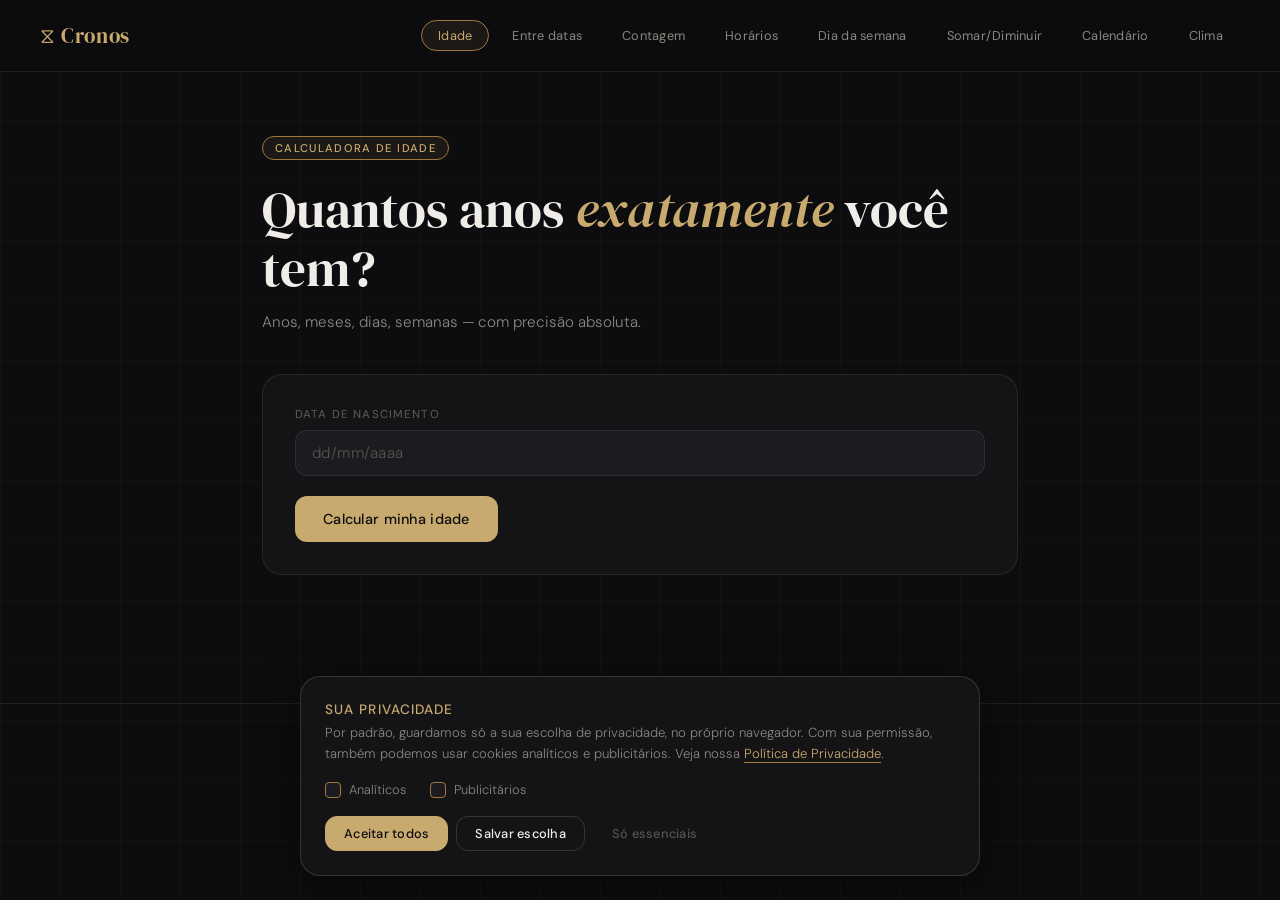
<file: index.html>
<!DOCTYPE html>
<html lang="pt-br">
<head>
  <link rel="icon" href="cronos-icon.png" type="image/png">

  <meta charset="UTF-8">
  <meta name="viewport" content="width=device-width, initial-scale=1.0">
  
  <!-- ── SEO básico ── -->
  <title>Cronos</title>
  <meta name="description" content="Calcule sua idade exata, a diferença entre duas datas, contagens regressivas e diferença de horários — com precisão absoluta. Grátis e sem cadastro.">
  <meta name="robots" content="index, follow">
  <link rel="canonical" href="https://cronoscalculator.com.br/">
  <link rel="apple-touch-icon" href="cronos-iphone.png">

  <!-- ── Open Graph (WhatsApp, Facebook, LinkedIn) ── -->
  <meta property="og:type"        content="website">
  <meta property="og:url"         content="https://cronoscalculator.com.br/">
  <meta property="og:title"       content="Cronos">
  <meta property="og:description" content="Calcule sua idade exata, diferença entre datas, contagens regressivas e diferença de horários. Grátis e sem cadastro.">
  <meta property="og:locale"      content="pt_BR">

  <!-- ── Twitter Card ── -->
  <meta name="twitter:card"        content="summary">
  <meta name="twitter:title"       content="Cronos">
  <meta name="twitter:description" content="Calcule sua idade exata, diferença entre datas, contagens regressivas e diferença de horários. Grátis e sem cadastro.">

  <link rel="preconnect" href="https://fonts.googleapis.com">
  <link rel="preconnect" href="https://fonts.gstatic.com" crossorigin>
  <link href="https://fonts.googleapis.com/css2?family=DM+Serif+Display:ital@0;1&family=DM+Sans:wght@300;400;500;700&display=swap" rel="stylesheet">
  <link rel="stylesheet" href="style.css?v=20260930">
</head>
<body>

  <div class="bg-grid"></div>

  <header>
    <div class="logo">⧖ Cronos</div>
    <nav>
      <a href="#" class="nav-link active" data-tab="idade">Idade</a>
      <a href="#" class="nav-link" data-tab="diff">Entre datas</a>
      <a href="#" class="nav-link" data-tab="countdown">Contagem</a>
      <a href="#" class="nav-link" data-tab="horas">Horários</a>
      <a href="#" class="nav-link" data-tab="semana">Dia da semana</a>
      <a href="#" class="nav-link" data-tab="somar">Somar/Diminuir</a>
      <a href="#" class="nav-link" data-tab="calendario">Calendário</a>
      <a href="#" class="nav-link" data-tab="clima">Clima</a>
    </nav>
  </header>

  <main>

   
    <section class="panel active" id="panel-idade">
      <div class="panel-hero">
        <span class="panel-tag">calculadora de idade</span>
        <h1>Quantos anos <em>exatamente</em> você tem?</h1>
        <p class="panel-sub">Anos, meses, dias, semanas — com precisão absoluta.</p>
      </div>
      <div class="form-card">
        <div class="field">
          <label for="i-birth">Data de nascimento</label>
          <input type="text" id="i-birth" class="date-input" data-mask="date" inputmode="numeric" enterkeyhint="go" autocomplete="off" maxlength="10" placeholder="dd/mm/aaaa">
        </div>
        <button class="btn-calc" id="btn-idade">Calcular minha idade</button>
      </div>
      <div id="i-result" class="result-area hidden"></div>
    </section>

   
    <section class="panel" id="panel-diff">
      <div class="panel-hero">
        <span class="panel-tag">diferença entre datas</span>
        <h1>O tempo entre <em>dois momentos</em></h1>
        <p class="panel-sub">Quanto tempo passou entre uma data e outra, em todos os formatos.</p>
      </div>
      <div class="form-card">
        <div class="field-row">
          <div class="field">
            <label for="d-start">Data inicial</label>
            <input type="text" id="d-start" class="date-input" data-mask="date" inputmode="numeric" enterkeyhint="go" autocomplete="off" maxlength="10" placeholder="dd/mm/aaaa">
          </div>
          <div class="field">
            <label for="d-end">Data final</label>
            <input type="text" id="d-end" class="date-input" data-mask="date" inputmode="numeric" enterkeyhint="go" autocomplete="off" maxlength="10" placeholder="dd/mm/aaaa">
          </div>
        </div>
        <button class="btn-calc" id="btn-diff">Calcular diferença</button>
      </div>
      <div id="d-result" class="result-area hidden"></div>
    </section>

    <!-- CONTAGEM REGRESSIVA -->
    <section class="panel" id="panel-countdown">
      <div class="panel-hero">
        <span class="panel-tag">contagem regressiva</span>
        <h1>Quanto falta para <em>esse dia</em>?</h1>
        <p class="panel-sub">Saiba exatamente o que falta — ou o que já passou.</p>
      </div>
      <div class="form-card">
        <div class="field">
          <label for="c-target">Data alvo</label>
          <input type="text" id="c-target" class="date-input" data-mask="date" inputmode="numeric" enterkeyhint="go" autocomplete="off" maxlength="10" placeholder="dd/mm/aaaa">
        </div>
        <div class="field">
          <label for="c-label">Apelido (opcional)</label>
          <input type="text" id="c-label" placeholder="ex: Meu aniversário, Formatura...">
        </div>
        <button class="btn-calc" id="btn-countdown">Ver contagem</button>
      </div>
      <div id="c-result" class="result-area hidden"></div>
    </section>

   
    <section class="panel" id="panel-horas">
      <div class="panel-hero">
        <span class="panel-tag">diferença de horários</span>
        <h1>Horas, minutos e <em>segundos</em> entre dois momentos</h1>
        <p class="panel-sub">Precisão total com data e hora combinados.</p>
      </div>
      <div class="form-card">
        <div class="field-row">
          <div class="field">
            <label for="h-start">Data e hora inicial</label>
            <input type="text" id="h-start" class="date-input" data-mask="datetime" inputmode="numeric" enterkeyhint="go" autocomplete="off" maxlength="16" placeholder="dd/mm/aaaa hh:mm">
          </div>
          <div class="field">
            <label for="h-end">Data e hora final</label>
            <input type="text" id="h-end" class="date-input" data-mask="datetime" inputmode="numeric" enterkeyhint="go" autocomplete="off" maxlength="16" placeholder="dd/mm/aaaa hh:mm">
          </div>
        </div>
        <button class="btn-calc" id="btn-horas">Calcular diferença</button>
      </div>
      <div id="h-result" class="result-area hidden"></div>
    </section>

    <!-- DIA DA SEMANA -->
    <section class="panel" id="panel-semana">
      <div class="panel-hero">
        <span class="panel-tag">dia da semana</span>
        <h1>Em que dia da semana <em>cai essa data</em>?</h1>
        <p class="panel-sub">Descubra o dia da semana de qualquer data, passada ou futura.</p>
      </div>
      <div class="form-card">
        <div class="field">
          <label for="w-date">Data</label>
          <input type="text" id="w-date" class="date-input" data-mask="date" inputmode="numeric" enterkeyhint="go" autocomplete="off" maxlength="10" placeholder="dd/mm/aaaa">
        </div>
        <button class="btn-calc" id="btn-semana">Ver dia da semana</button>
      </div>
      <div id="w-result" class="result-area hidden"></div>
    </section>

    <!-- SOMAR/DIMINUIR -->
    <section class="panel" id="panel-somar">
      <div class="panel-hero">
        <span class="panel-tag">soma e subtração</span>
        <h1>Que data cai <em>depois ou antes</em>?</h1>
        <p class="panel-sub">Some ou subtraia dias, meses ou anos de uma data.</p>
      </div>
      <div class="form-card">
        <div class="field">
          <label for="op-date">Data base</label>
                    <input type="text" id="op-date" class="date-input" data-mask="date" inputmode="numeric" enterkeyhint="go" autocomplete="off" maxlength="10" placeholder="dd/mm/aaaa">
        </div>
        <div class="field">
          <label>Operação</label>
          <div class="toggle-group" id="op-type-group">
            <button type="button" class="toggle-btn active" data-value="soma">Somar</button>
            <button type="button" class="toggle-btn" data-value="subtrai">Diminuir</button>
          </div>
        </div>
        <div class="field-row">
          <div class="field">
            <label for="op-amount">Quantidade</label>
            <input type="number" id="op-amount" min="1" inputmode="numeric" enterkeyhint="go" placeholder="ex: 30">
          </div>
          <div class="field">
            <label>Unidade</label>
            <div class="toggle-group" id="op-unit-group">
              <button type="button" class="toggle-btn active" data-value="dias">Dias</button>
              <button type="button" class="toggle-btn" data-value="meses">Meses</button>
              <button type="button" class="toggle-btn" data-value="anos">Anos</button>
            </div>
          </div>
        </div>
        <button class="btn-calc" id="btn-somar">Calcular nova data</button>
      </div>
      <div id="op-result" class="result-area hidden"></div>
    </section>

    <!-- CALENDÁRIO -->
    <section class="panel" id="panel-calendario">
      <div class="panel-hero">
        <span class="panel-tag">calendário</span>
        <h1>O calendário de <em>qualquer ano</em></h1>
        <p class="panel-sub">Veja o ano inteiro ou abra direto um mês.</p>
      </div>
      <div class="form-card">
        <div class="field-row">
          <div class="field">
            <label for="cal-year">Ano</label>
            <input type="text" id="cal-year" inputmode="numeric" enterkeyhint="go" autocomplete="off" maxlength="4" placeholder="ex: 2026">
          </div>
          <div class="field autocomplete-wrap">
            <label for="cal-month">Mês (opcional)</label>
            <input type="text" id="cal-month" placeholder="ex: Setembro" autocomplete="off">
            <div id="cal-month-suggestions" class="suggestions-box hidden"></div>
          </div>
        </div>
        <button class="btn-calc" id="btn-calendario">Ver calendário</button>
      </div>
      <div id="cal-result" class="result-area hidden"></div>
    </section>

<!-- CLIMA -->
<section class="panel" id="panel-clima">
  <div class="panel-hero">
    <span class="panel-tag">clima médio</span>
    <h1>Como é o clima <em>naquela época</em>?</h1>
    <p class="panel-sub">Temperaturas máxima e mínima médias (°C), céu e tendência de chuva por cidade e mês.</p>
  </div>
  <div class="form-card">
    <div class="field-row">
      <div class="field autocomplete-wrap">
        <label for="cl-city">Cidade</label>
        <input type="text" id="cl-city" placeholder="ex: Londres, Tóquio..." autocomplete="off">
        <div id="cl-suggestions" class="suggestions-box hidden"></div>
      </div>
      <div class="field autocomplete-wrap">
  <label for="cl-month">Mês</label>
  <input type="text" id="cl-month" placeholder="ex: Julho" autocomplete="off">
  <div id="cl-month-suggestions" class="suggestions-box hidden"></div>
</div>
    </div>
    <button class="btn-calc" id="btn-clima">Ver clima</button>
  </div>
  <div id="cl-result" class="result-area hidden"></div>
</section>
  </main>

  <footer>
    <p>Cronos &mdash; calculadora de datas e tempo &nbsp;·&nbsp; <a href="privacidade.html" style="color:var(--text3);text-decoration:none;border-bottom:1px solid var(--border)">Política de Privacidade</a> &nbsp;·&nbsp; <a href="#" id="lgpd-open" style="color:var(--text3);text-decoration:none;border-bottom:1px solid var(--border)">Preferências de privacidade</a></p>
  </footer>

  <!-- Ao alterar script.js, lgpd.js ou style.css, troque o ?v= para o navegador baixar a versão nova -->
  <script src="script.js?v=20260930"></script>
  <script src="lgpd.js?v=20260930"></script>
</body>
</html>
</file>
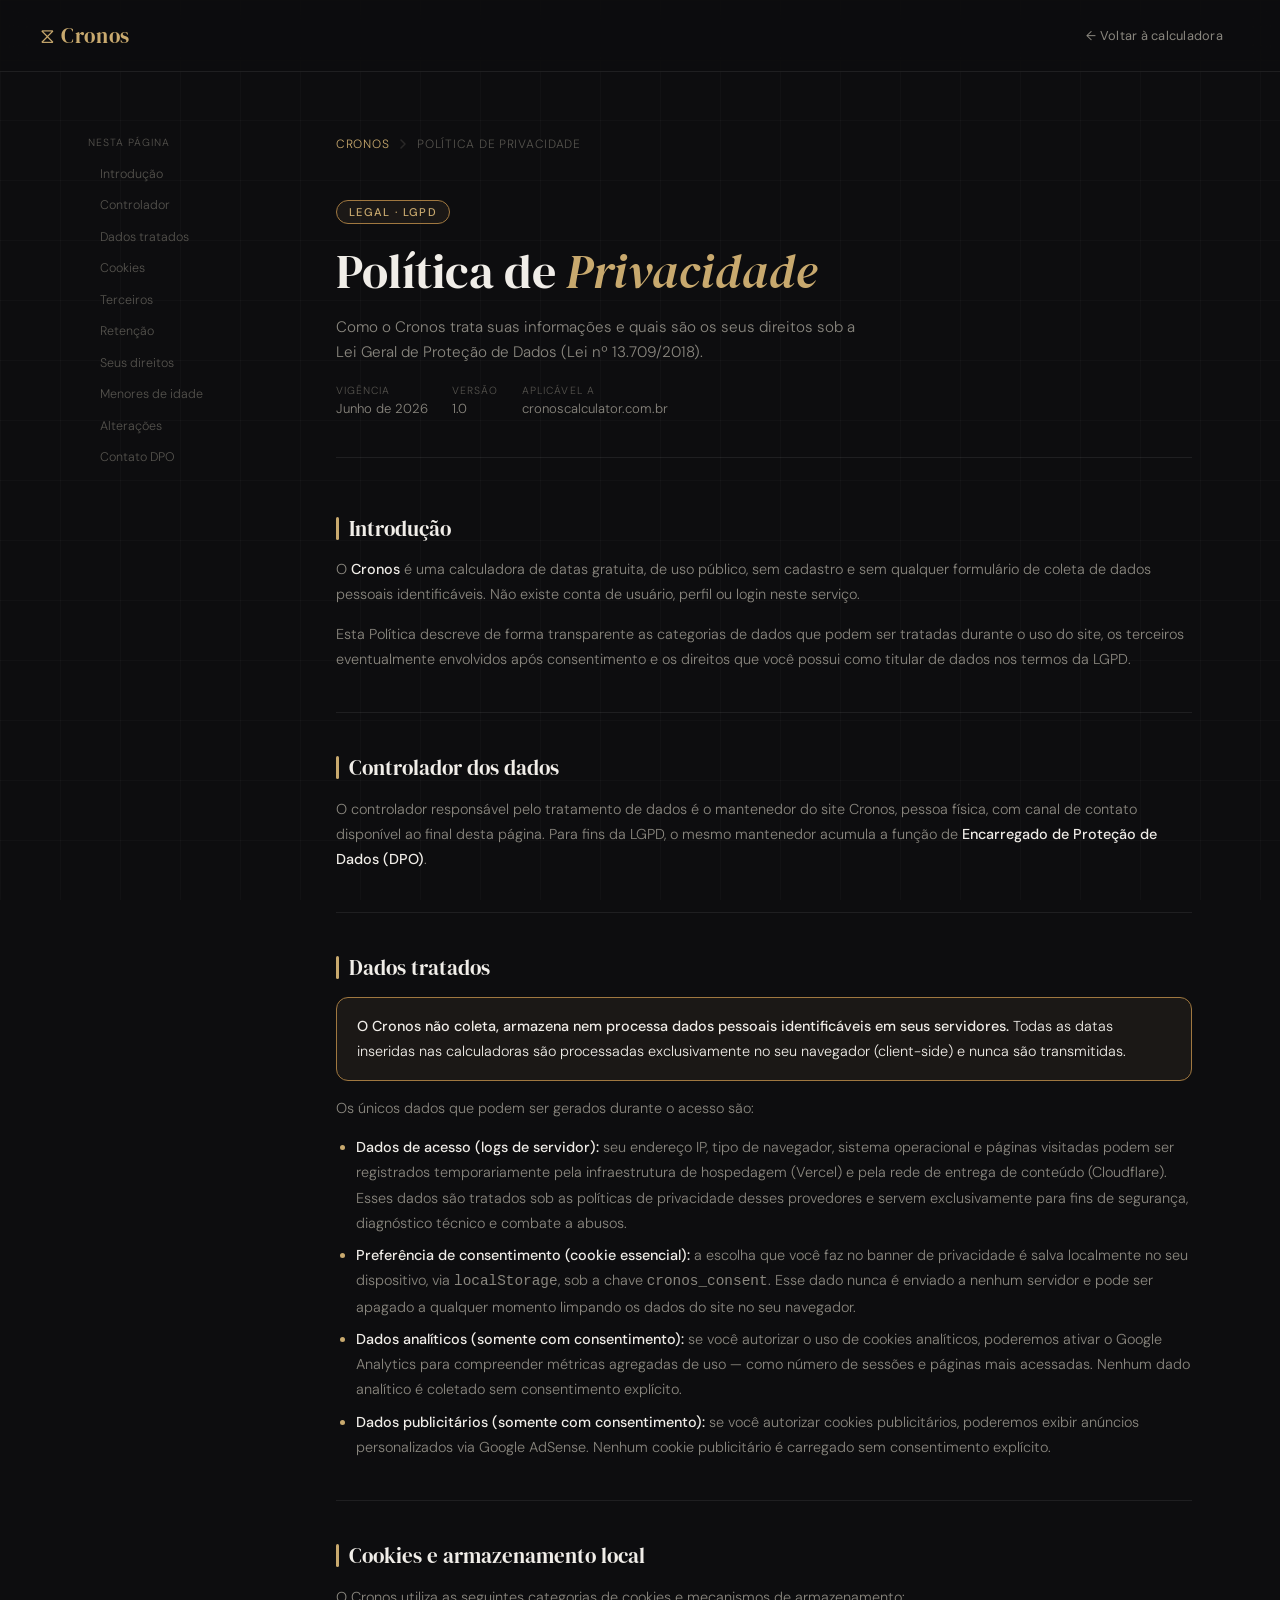
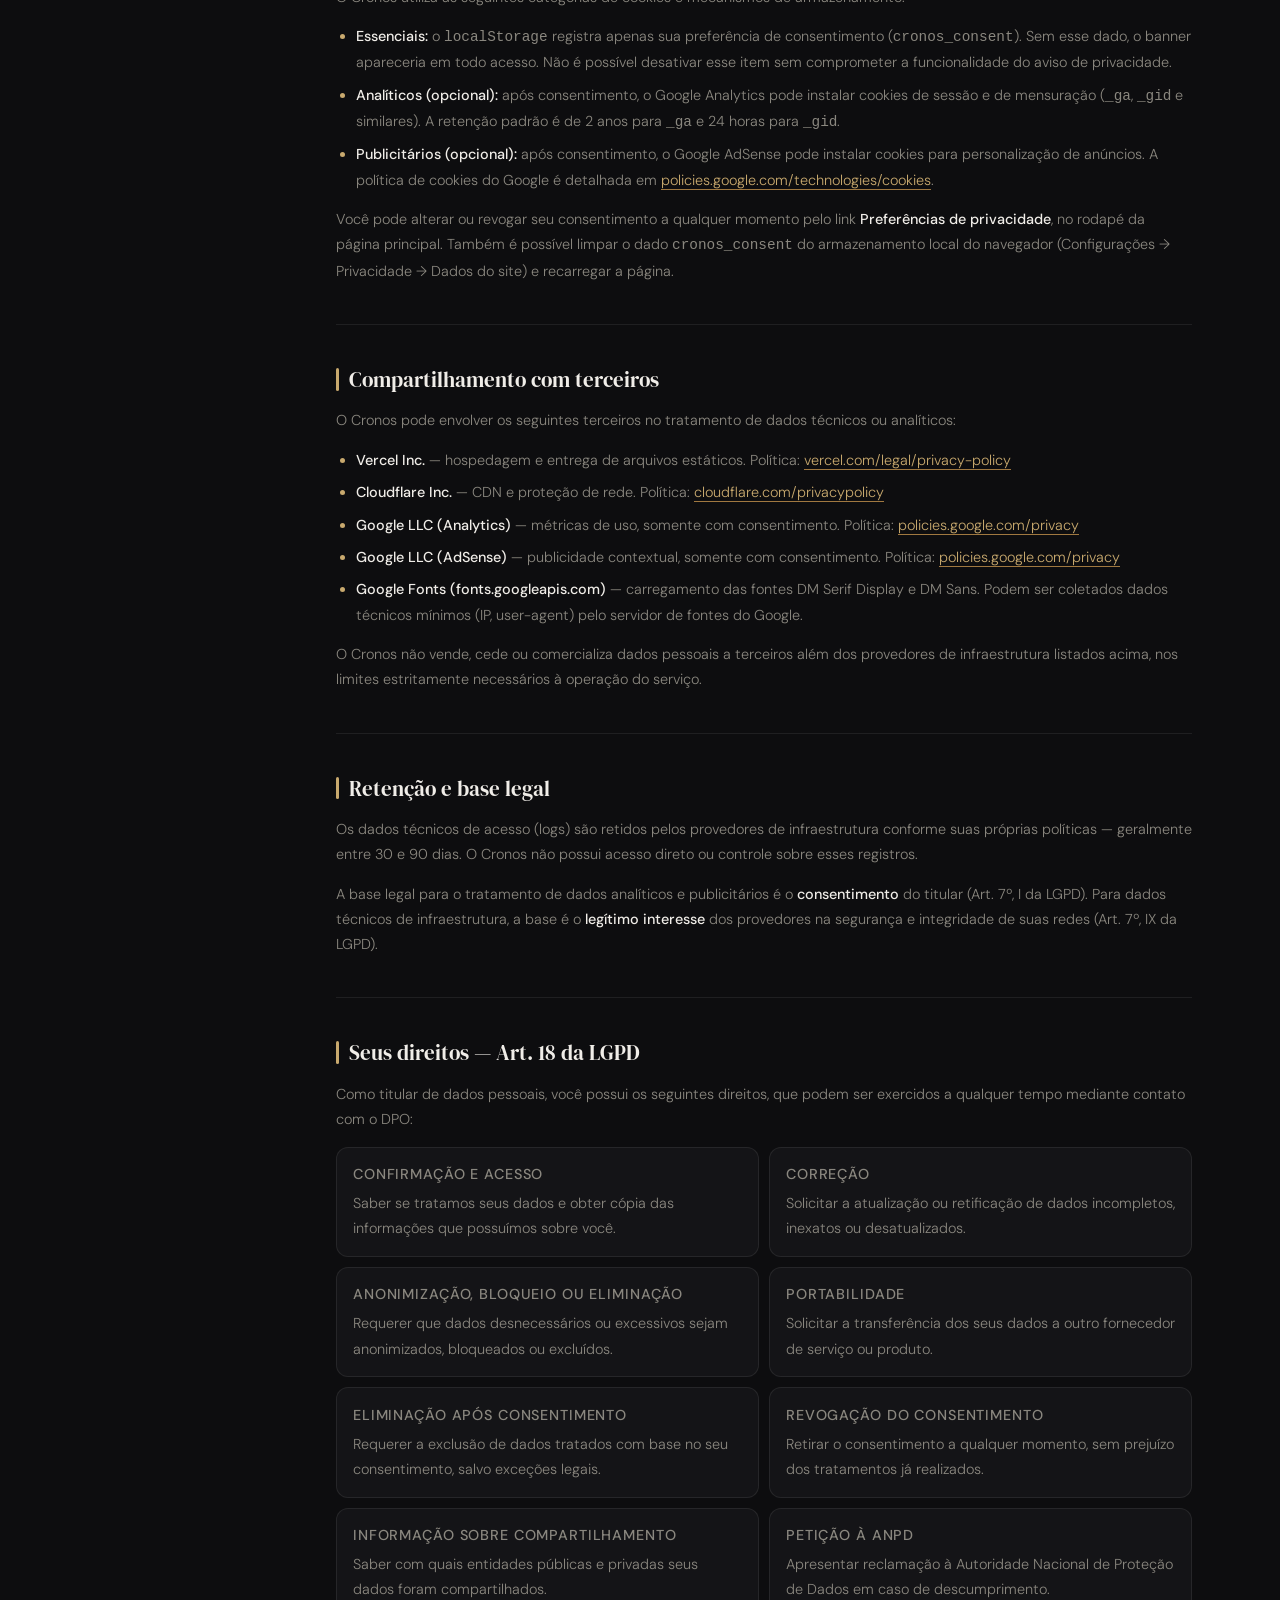
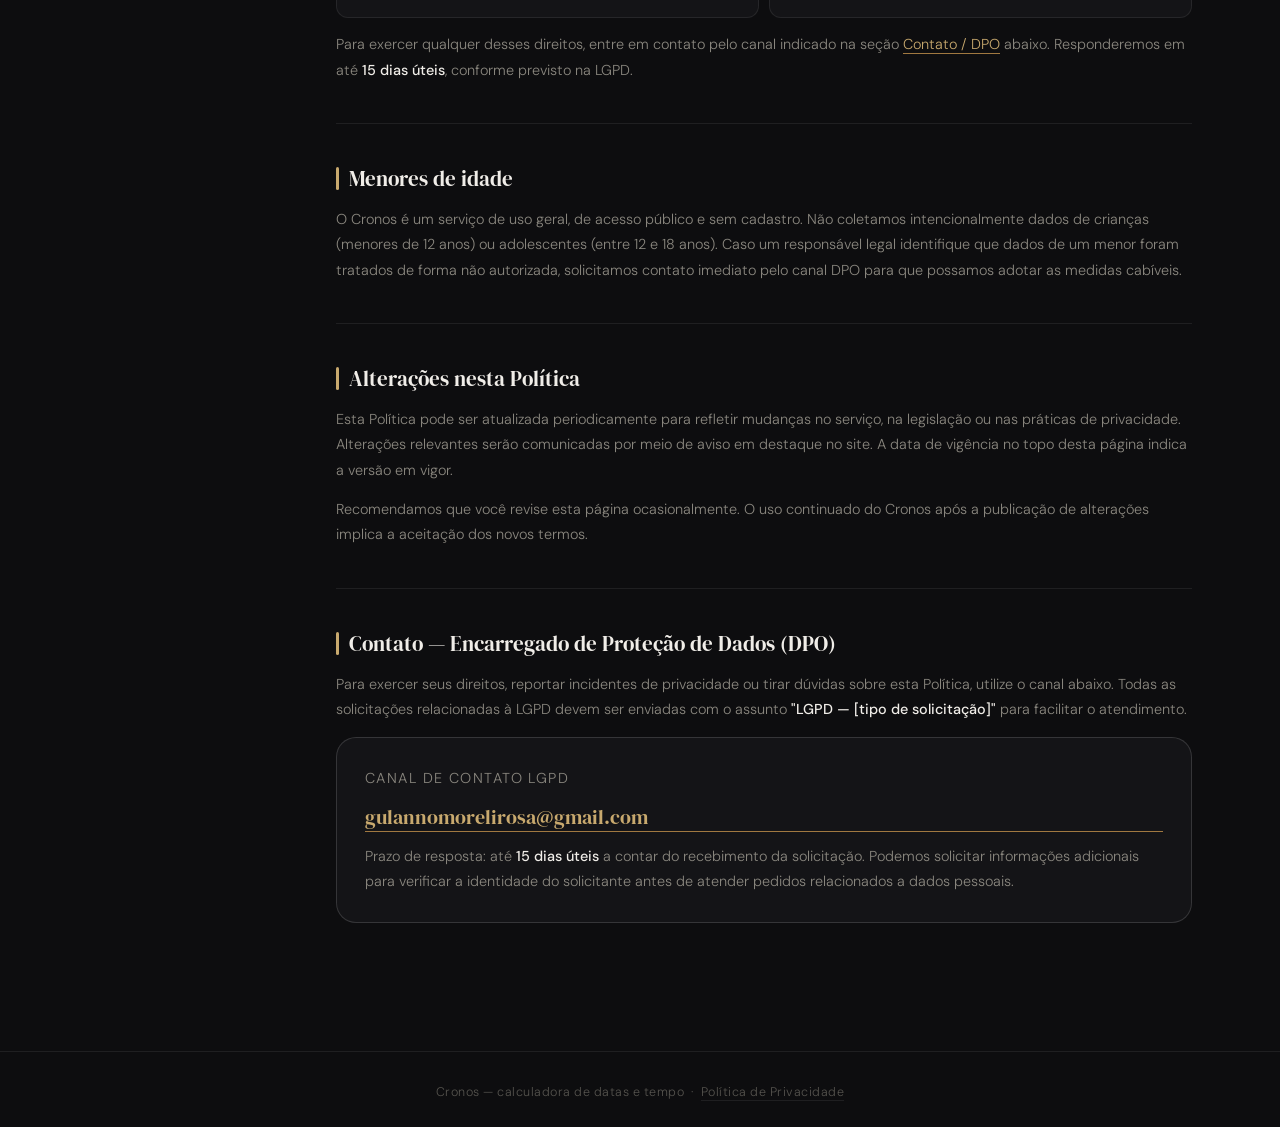
<file: privacidade.html>
<!DOCTYPE html>
<html lang="pt-br">
<head>
  <meta charset="UTF-8">
  <meta name="viewport" content="width=device-width, initial-scale=1.0">
  <title>Política de Privacidade — Cronos</title>
  <meta name="description" content="Política de Privacidade do Cronos, calculadora de datas. Saiba como tratamos seus dados e quais são seus direitos segundo a LGPD.">
  <meta name="robots" content="noindex, follow">
  <link rel="preconnect" href="https://fonts.googleapis.com">
  <link rel="preconnect" href="https://fonts.gstatic.com" crossorigin>
  <link href="https://fonts.googleapis.com/css2?family=DM+Serif+Display:ital@0;1&family=DM+Sans:ital,wght@0,300;0,400;0,500;1,300&display=swap" rel="stylesheet">
  <link rel="stylesheet" href="style.css?v=20260930">
  <style>
    /* ── Sobreposições específicas para página de texto longo ── */

    .priv-wrap {
      position: relative;
      z-index: 1;
      max-width: 960px;
      margin: 0 auto;
      padding: 4rem 2rem 8rem;
    }

    /* breadcrumb */
    .priv-breadcrumb {
      display: flex;
      align-items: center;
      gap: 8px;
      margin-bottom: 3rem;
      font-size: 0.75rem;
      color: var(--text3);
      letter-spacing: 0.06em;
      text-transform: uppercase;
    }

    .priv-breadcrumb a {
      color: var(--accent);
      text-decoration: none;
      transition: color 0.2s;
    }

    .priv-breadcrumb a:hover { color: var(--text); }

    .priv-breadcrumb svg {
      width: 12px;
      height: 12px;
      opacity: 0.4;
    }

    /* hero da página */
    .priv-hero {
      margin-bottom: 3.5rem;
      border-bottom: 1px solid var(--border);
      padding-bottom: 2.5rem;
    }

    .priv-hero .panel-tag { margin-bottom: 1.25rem; }

    .priv-hero h1 {
      font-family: 'DM Serif Display', serif;
      font-size: clamp(2rem, 5vw, 3rem);
      font-weight: 400;
      line-height: 1.15;
      color: var(--text);
      margin-bottom: 1rem;
    }

    .priv-hero h1 em {
      font-style: italic;
      color: var(--accent);
    }

    .priv-meta {
      display: flex;
      gap: 1.5rem;
      flex-wrap: wrap;
      margin-top: 1.25rem;
    }

    .priv-meta-item {
      display: flex;
      flex-direction: column;
      gap: 3px;
    }

    .priv-meta-label {
      font-size: 0.65rem;
      text-transform: uppercase;
      letter-spacing: 0.1em;
      color: var(--text3);
    }

    .priv-meta-val {
      font-size: 0.82rem;
      color: var(--text2);
    }

    /* corpo do texto */
    .priv-body {
      display: flex;
      flex-direction: column;
      gap: 2.5rem;
    }

    .priv-section {
      display: flex;
      flex-direction: column;
      gap: 0.9rem;
    }

    .priv-section h2 {
      font-family: 'DM Serif Display', serif;
      font-size: 1.3rem;
      font-weight: 400;
      color: var(--text);
      display: flex;
      align-items: center;
      gap: 10px;
    }

    .priv-section h2::before {
      content: '';
      display: inline-block;
      width: 3px;
      height: 1.1em;
      background: var(--accent);
      border-radius: 2px;
      flex-shrink: 0;
    }

    .priv-section p,
    .priv-section li {
      font-size: 0.9rem;
      color: var(--text2);
      line-height: 1.75;
    }

    .priv-section ul,
    .priv-section ol {
      padding-left: 1.25rem;
      display: flex;
      flex-direction: column;
      gap: 0.45rem;
    }

    .priv-section li::marker {
      color: var(--accent);
    }

    .priv-section strong {
      color: var(--text);
      font-weight: 500;
    }

    .priv-section a {
      color: var(--accent);
      text-decoration: none;
      border-bottom: 1px solid var(--accent2);
      transition: color 0.2s;
    }

    .priv-section a:hover { color: var(--text); }

    /* bloco de destaque */
    .priv-highlight {
      background: var(--accent-bg);
      border: 1px solid var(--accent2);
      border-radius: var(--radius);
      padding: 1rem 1.25rem;
    }

    .priv-highlight p {
      color: var(--text) !important;
    }

    /* tabela de direitos Art. 18 */
    .rights-grid {
      display: grid;
      grid-template-columns: 1fr 1fr;
      gap: 10px;
    }

    .right-card {
      background: var(--bg2);
      border: 1px solid var(--border);
      border-radius: var(--radius);
      padding: 0.9rem 1rem;
      transition: border-color 0.2s;
    }

    .right-card:hover { border-color: var(--border2); }

    .right-card-title {
      font-size: 0.75rem;
      font-weight: 500;
      text-transform: uppercase;
      letter-spacing: 0.06em;
      color: var(--accent);
      margin-bottom: 4px;
    }

    .right-card-desc {
      font-size: 0.8rem;
      color: var(--text2);
      line-height: 1.55;
    }

    /* bloco de contato */
    .contact-card {
      background: var(--bg2);
      border: 1px solid var(--border2);
      border-radius: var(--radius-lg);
      padding: 1.75rem;
      display: flex;
      flex-direction: column;
      gap: 0.75rem;
    }

    .contact-card-title {
      font-size: 0.7rem;
      text-transform: uppercase;
      letter-spacing: 0.1em;
      color: var(--text3);
    }

    .contact-card-email {
      font-family: 'DM Serif Display', serif;
      font-size: 1.25rem;
      color: var(--accent);
      text-decoration: none;
      transition: color 0.2s;
    }

    .contact-card-email:hover { color: var(--text); }

    .contact-card-note {
      font-size: 0.8rem;
      color: var(--text2);
      line-height: 1.6;
    }

    /* divisor decorativo */
    .priv-divider {
      height: 1px;
      background: var(--border);
    }

    /* índice lateral (desktop) */
    @media (min-width: 1080px) {
      .priv-layout {
        display: grid;
        grid-template-columns: 200px 1fr;
        gap: 3rem;
        align-items: start;
        max-width: 1200px;
        margin: 0 auto;
        padding: 4rem 3rem 8rem;
      }

      .priv-wrap {
        max-width: unset;
        margin: 0;
        padding: 0;
        min-width: 0;
      }

      .priv-toc {
        position: sticky;
        top: 100px;
        display: flex;
        flex-direction: column;
        gap: 4px;
      }

      .toc-label {
        font-size: 0.65rem;
        text-transform: uppercase;
        letter-spacing: 0.1em;
        color: var(--text3);
        margin-bottom: 8px;
      }

      .toc-link {
        font-size: 0.78rem;
        color: var(--text3);
        text-decoration: none;
        padding: 5px 10px;
        border-radius: 6px;
        transition: all 0.18s;
        border-left: 2px solid transparent;
        line-height: 1.4;
      }

      .toc-link:hover {
        color: var(--text2);
        border-left-color: var(--border2);
        background: var(--bg2);
      }
    }

    @media (max-width: 1079px) {
      .priv-toc { display: none; }
      .priv-layout {
        display: block;
      }
    }

    @media (max-width: 600px) {
      .rights-grid { grid-template-columns: 1fr; }
      .priv-meta { gap: 1rem; }
    }
  </style>
</head>
<body>

  <div class="bg-grid"></div>

  <header>
    <div class="logo">⧖ Cronos</div>
    <nav>
      <a href="index.html" class="nav-link">← Voltar à calculadora</a>
    </nav>
  </header>

  <div class="priv-layout">

    <!-- Índice (desktop) -->
    <aside class="priv-toc">
      <p class="toc-label">Nesta página</p>
      <a href="#intro"       class="toc-link">Introdução</a>
      <a href="#controlador" class="toc-link">Controlador</a>
      <a href="#dados"       class="toc-link">Dados tratados</a>
      <a href="#cookies"     class="toc-link">Cookies</a>
      <a href="#terceiros"   class="toc-link">Terceiros</a>
      <a href="#retencao"    class="toc-link">Retenção</a>
      <a href="#direitos"    class="toc-link">Seus direitos</a>
      <a href="#menores"     class="toc-link">Menores de idade</a>
      <a href="#alteracoes"  class="toc-link">Alterações</a>
      <a href="#contato"     class="toc-link">Contato DPO</a>
    </aside>

    <main class="priv-wrap">

      <!-- Breadcrumb -->
      <div class="priv-breadcrumb">
        <a href="index.html">Cronos</a>
        <svg viewBox="0 0 12 12" fill="none" xmlns="http://www.w3.org/2000/svg">
          <path d="M4 2l4 4-4 4" stroke="currentColor" stroke-width="1.5" stroke-linecap="round" stroke-linejoin="round"/>
        </svg>
        <span>Política de Privacidade</span>
      </div>

      <!-- Hero -->
      <div class="priv-hero">
        <span class="panel-tag">legal · lgpd</span>
        <h1>Política de <em>Privacidade</em></h1>
        <p class="panel-sub">Como o Cronos trata suas informações e quais são os seus direitos sob a Lei Geral de Proteção de Dados (Lei nº 13.709/2018).</p>
        <div class="priv-meta">
          <div class="priv-meta-item">
            <span class="priv-meta-label">Vigência</span>
            <span class="priv-meta-val">Junho de 2026</span>
          </div>
          <div class="priv-meta-item">
            <span class="priv-meta-label">Versão</span>
            <span class="priv-meta-val">1.0</span>
          </div>
          <div class="priv-meta-item">
            <span class="priv-meta-label">Aplicável a</span>
            <span class="priv-meta-val">cronoscalculator.com.br</span>
          </div>
        </div>
      </div>

      <!-- Corpo -->
      <div class="priv-body">

        <div class="priv-section" id="intro">
          <h2>Introdução</h2>
          <p>
            O <strong>Cronos</strong> é uma calculadora de datas gratuita, de uso público, sem cadastro e sem qualquer formulário de coleta de dados pessoais identificáveis. Não existe conta de usuário, perfil ou login neste serviço.
          </p>
          <p>
            Esta Política descreve de forma transparente as categorias de dados que podem ser tratadas durante o uso do site, os terceiros eventualmente envolvidos após consentimento e os direitos que você possui como titular de dados nos termos da LGPD.
          </p>
        </div>

        <div class="priv-divider"></div>

        <div class="priv-section" id="controlador">
          <h2>Controlador dos dados</h2>
          <p>
            O controlador responsável pelo tratamento de dados é o mantenedor do site Cronos, pessoa física, com canal de contato disponível ao final desta página. Para fins da LGPD, o mesmo mantenedor acumula a função de <strong>Encarregado de Proteção de Dados (DPO)</strong>.
          </p>
        </div>

        <div class="priv-divider"></div>

        <div class="priv-section" id="dados">
          <h2>Dados tratados</h2>

          <div class="priv-highlight">
            <p><strong>O Cronos não coleta, armazena nem processa dados pessoais identificáveis em seus servidores.</strong> Todas as datas inseridas nas calculadoras são processadas exclusivamente no seu navegador (client-side) e nunca são transmitidas.</p>
          </div>

          <p>Os únicos dados que podem ser gerados durante o acesso são:</p>

          <ul>
            <li><strong>Dados de acesso (logs de servidor):</strong> seu endereço IP, tipo de navegador, sistema operacional e páginas visitadas podem ser registrados temporariamente pela infraestrutura de hospedagem (Vercel) e pela rede de entrega de conteúdo (Cloudflare). Esses dados são tratados sob as políticas de privacidade desses provedores e servem exclusivamente para fins de segurança, diagnóstico técnico e combate a abusos.</li>
            <li><strong>Preferência de consentimento (cookie essencial):</strong> a escolha que você faz no banner de privacidade é salva localmente no seu dispositivo, via <code>localStorage</code>, sob a chave <code>cronos_consent</code>. Esse dado nunca é enviado a nenhum servidor e pode ser apagado a qualquer momento limpando os dados do site no seu navegador.</li>
            <li><strong>Dados analíticos (somente com consentimento):</strong> se você autorizar o uso de cookies analíticos, poderemos ativar o Google Analytics para compreender métricas agregadas de uso — como número de sessões e páginas mais acessadas. Nenhum dado analítico é coletado sem consentimento explícito.</li>
            <li><strong>Dados publicitários (somente com consentimento):</strong> se você autorizar cookies publicitários, poderemos exibir anúncios personalizados via Google AdSense. Nenhum cookie publicitário é carregado sem consentimento explícito.</li>
          </ul>
        </div>

        <div class="priv-divider"></div>

        <div class="priv-section" id="cookies">
          <h2>Cookies e armazenamento local</h2>

          <p>O Cronos utiliza as seguintes categorias de cookies e mecanismos de armazenamento:</p>

          <ul>
            <li>
              <strong>Essenciais:</strong> o <code>localStorage</code> registra apenas sua preferência de consentimento (<code>cronos_consent</code>). Sem esse dado, o banner apareceria em todo acesso. Não é possível desativar esse item sem comprometer a funcionalidade do aviso de privacidade.
            </li>
            <li>
              <strong>Analíticos (opcional):</strong> após consentimento, o Google Analytics pode instalar cookies de sessão e de mensuração (<code>_ga</code>, <code>_gid</code> e similares). A retenção padrão é de 2 anos para <code>_ga</code> e 24 horas para <code>_gid</code>.
            </li>
            <li>
              <strong>Publicitários (opcional):</strong> após consentimento, o Google AdSense pode instalar cookies para personalização de anúncios. A política de cookies do Google é detalhada em <a href="https://policies.google.com/technologies/cookies" target="_blank" rel="noopener noreferrer">policies.google.com/technologies/cookies</a>.
            </li>
          </ul>

          <p>
            Você pode alterar ou revogar seu consentimento a qualquer momento pelo link <strong>Preferências de privacidade</strong>, no rodapé da página principal. Também é possível limpar o dado <code>cronos_consent</code> do armazenamento local do navegador (Configurações → Privacidade → Dados do site) e recarregar a página.
          </p>
        </div>

        <div class="priv-divider"></div>

        <div class="priv-section" id="terceiros">
          <h2>Compartilhamento com terceiros</h2>

          <p>O Cronos pode envolver os seguintes terceiros no tratamento de dados técnicos ou analíticos:</p>

          <ul>
            <li><strong>Vercel Inc.</strong> — hospedagem e entrega de arquivos estáticos. Política: <a href="https://vercel.com/legal/privacy-policy" target="_blank" rel="noopener noreferrer">vercel.com/legal/privacy-policy</a></li>
            <li><strong>Cloudflare Inc.</strong> — CDN e proteção de rede. Política: <a href="https://www.cloudflare.com/privacypolicy/" target="_blank" rel="noopener noreferrer">cloudflare.com/privacypolicy</a></li>
            <li><strong>Google LLC (Analytics)</strong> — métricas de uso, somente com consentimento. Política: <a href="https://policies.google.com/privacy" target="_blank" rel="noopener noreferrer">policies.google.com/privacy</a></li>
            <li><strong>Google LLC (AdSense)</strong> — publicidade contextual, somente com consentimento. Política: <a href="https://policies.google.com/privacy" target="_blank" rel="noopener noreferrer">policies.google.com/privacy</a></li>
            <li><strong>Google Fonts (fonts.googleapis.com)</strong> — carregamento das fontes DM Serif Display e DM Sans. Podem ser coletados dados técnicos mínimos (IP, user-agent) pelo servidor de fontes do Google.</li>
          </ul>

          <p>
            O Cronos não vende, cede ou comercializa dados pessoais a terceiros além dos provedores de infraestrutura listados acima, nos limites estritamente necessários à operação do serviço.
          </p>
        </div>

        <div class="priv-divider"></div>

        <div class="priv-section" id="retencao">
          <h2>Retenção e base legal</h2>
          <p>
            Os dados técnicos de acesso (logs) são retidos pelos provedores de infraestrutura conforme suas próprias políticas — geralmente entre 30 e 90 dias. O Cronos não possui acesso direto ou controle sobre esses registros.
          </p>
          <p>
            A base legal para o tratamento de dados analíticos e publicitários é o <strong>consentimento</strong> do titular (Art. 7º, I da LGPD). Para dados técnicos de infraestrutura, a base é o <strong>legítimo interesse</strong> dos provedores na segurança e integridade de suas redes (Art. 7º, IX da LGPD).
          </p>
        </div>

        <div class="priv-divider"></div>

        <div class="priv-section" id="direitos">
          <h2>Seus direitos — Art. 18 da LGPD</h2>
          <p>Como titular de dados pessoais, você possui os seguintes direitos, que podem ser exercidos a qualquer tempo mediante contato com o DPO:</p>

          <div class="rights-grid">
            <div class="right-card">
              <p class="right-card-title">Confirmação e acesso</p>
              <p class="right-card-desc">Saber se tratamos seus dados e obter cópia das informações que possuímos sobre você.</p>
            </div>
            <div class="right-card">
              <p class="right-card-title">Correção</p>
              <p class="right-card-desc">Solicitar a atualização ou retificação de dados incompletos, inexatos ou desatualizados.</p>
            </div>
            <div class="right-card">
              <p class="right-card-title">Anonimização, bloqueio ou eliminação</p>
              <p class="right-card-desc">Requerer que dados desnecessários ou excessivos sejam anonimizados, bloqueados ou excluídos.</p>
            </div>
            <div class="right-card">
              <p class="right-card-title">Portabilidade</p>
              <p class="right-card-desc">Solicitar a transferência dos seus dados a outro fornecedor de serviço ou produto.</p>
            </div>
            <div class="right-card">
              <p class="right-card-title">Eliminação após consentimento</p>
              <p class="right-card-desc">Requerer a exclusão de dados tratados com base no seu consentimento, salvo exceções legais.</p>
            </div>
            <div class="right-card">
              <p class="right-card-title">Revogação do consentimento</p>
              <p class="right-card-desc">Retirar o consentimento a qualquer momento, sem prejuízo dos tratamentos já realizados.</p>
            </div>
            <div class="right-card">
              <p class="right-card-title">Informação sobre compartilhamento</p>
              <p class="right-card-desc">Saber com quais entidades públicas e privadas seus dados foram compartilhados.</p>
            </div>
            <div class="right-card">
              <p class="right-card-title">Petição à ANPD</p>
              <p class="right-card-desc">Apresentar reclamação à Autoridade Nacional de Proteção de Dados em caso de descumprimento.</p>
            </div>
          </div>

          <p>
            Para exercer qualquer desses direitos, entre em contato pelo canal indicado na seção <a href="#contato">Contato / DPO</a> abaixo. Responderemos em até <strong>15 dias úteis</strong>, conforme previsto na LGPD.
          </p>
        </div>

        <div class="priv-divider"></div>

        <div class="priv-section" id="menores">
          <h2>Menores de idade</h2>
          <p>
            O Cronos é um serviço de uso geral, de acesso público e sem cadastro. Não coletamos intencionalmente dados de crianças (menores de 12 anos) ou adolescentes (entre 12 e 18 anos). Caso um responsável legal identifique que dados de um menor foram tratados de forma não autorizada, solicitamos contato imediato pelo canal DPO para que possamos adotar as medidas cabíveis.
          </p>
        </div>

        <div class="priv-divider"></div>

        <div class="priv-section" id="alteracoes">
          <h2>Alterações nesta Política</h2>
          <p>
            Esta Política pode ser atualizada periodicamente para refletir mudanças no serviço, na legislação ou nas práticas de privacidade. Alterações relevantes serão comunicadas por meio de aviso em destaque no site. A data de vigência no topo desta página indica a versão em vigor.
          </p>
          <p>
            Recomendamos que você revise esta página ocasionalmente. O uso continuado do Cronos após a publicação de alterações implica a aceitação dos novos termos.
          </p>
        </div>

        <div class="priv-divider"></div>

        <div class="priv-section" id="contato">
          <h2>Contato — Encarregado de Proteção de Dados (DPO)</h2>
          <p>
            Para exercer seus direitos, reportar incidentes de privacidade ou tirar dúvidas sobre esta Política, utilize o canal abaixo. Todas as solicitações relacionadas à LGPD devem ser enviadas com o assunto <strong>"LGPD — [tipo de solicitação]"</strong> para facilitar o atendimento.
          </p>

          <div class="contact-card">
            <p class="contact-card-title">Canal de contato LGPD</p>
            <!-- Substitua pelo seu e-mail real antes de publicar -->
            <a href="mailto:gulannomorelirosa@gmail.com" class="contact-card-email">gulannomorelirosa@gmail.com</a>
            <p class="contact-card-note">
              Prazo de resposta: até <strong>15 dias úteis</strong> a contar do recebimento da solicitação. Podemos solicitar informações adicionais para verificar a identidade do solicitante antes de atender pedidos relacionados a dados pessoais.
            </p>
          </div>
        </div>

      </div><!-- /priv-body -->

    </main><!-- /priv-wrap -->

  </div><!-- /priv-layout -->

  <footer>
    <p>Cronos &mdash; calculadora de datas e tempo &nbsp;·&nbsp; <a href="privacidade.html" style="color:var(--text3);text-decoration:none;border-bottom:1px solid var(--border)">Política de Privacidade</a></p>
  </footer>

</body>
</html>
</file>
<file: style.css>
*, *::before, *::after { box-sizing: border-box; margin: 0; padding: 0; }

:root {
  --bg:        #0d0d0f;
  --bg2:       #141417;
  --bg3:       #1c1c20;
  --border:    rgba(255,255,255,0.08);
  --border2:   rgba(255,255,255,0.14);
  --text:      #f0ede8;
  --text2:     #8a877f;
  --text3:     #55534e;
  --accent:    #c8a96e;
  --accent2:   #a07840;
  --accent-bg: rgba(200,169,110,0.08);
  --radius:    12px;
  --radius-lg: 20px;
}

html { scroll-behavior: smooth; }

body {
  background: var(--bg);
  color: var(--text);
  font-family: 'DM Sans', sans-serif;
  font-weight: 300;
  min-height: 100vh;
  overflow-x: hidden;
}


.bg-grid {
  position: fixed;
  inset: 0;
  z-index: 0;
  background-image:
    linear-gradient(rgba(255,255,255,0.025) 1px, transparent 1px),
    linear-gradient(90deg, rgba(255,255,255,0.025) 1px, transparent 1px);
  background-size: 60px 60px;
  pointer-events: none;
}


header {
  position: sticky;
  top: 0;
  z-index: 100;
  display: flex;
  align-items: center;
  justify-content: space-between;
  padding: 1.25rem 2.5rem;
  border-bottom: 1px solid var(--border);
  background: rgba(13,13,15,0.85);
  backdrop-filter: blur(16px);
  -webkit-backdrop-filter: blur(16px);
}

.logo {
  font-family: 'DM Serif Display', serif;
  font-size: 1.3rem;
  color: var(--accent);
  letter-spacing: 0.03em;
}

nav {
  display: flex;
  gap: 6px;
  flex-wrap: wrap;
}

.nav-link {
  text-decoration: none;
  font-size: 0.8rem;
  font-weight: 400;
  color: var(--text2);
  padding: 6px 16px;
  border-radius: 99px;
  border: 1px solid transparent;
  transition: all 0.2s;
  letter-spacing: 0.02em;
}

.nav-link:hover { color: var(--text); border-color: var(--border2); }
.nav-link.active { color: var(--accent); border-color: var(--accent2); background: var(--accent-bg); }


main {
  position: relative;
  z-index: 1;
  max-width: 820px;
  margin: 0 auto;
  padding: 4rem 2rem 6rem;
}


.panel { display: none; animation: fadeUp 0.35s ease; }
.panel.active { display: block; }

@keyframes fadeUp {
  from { opacity: 0; transform: translateY(16px); }
  to   { opacity: 1; transform: translateY(0); }
}


.panel-hero {
  margin-bottom: 2.5rem;
}

.panel-tag {
  display: inline-block;
  font-size: 0.7rem;
  font-weight: 500;
  text-transform: uppercase;
  letter-spacing: 0.12em;
  color: var(--accent);
  border: 1px solid var(--accent2);
  background: var(--accent-bg);
  padding: 4px 12px;
  border-radius: 99px;
  margin-bottom: 1.25rem;
}

.panel-hero h1 {
  font-family: 'DM Serif Display', serif;
  font-size: clamp(2rem, 5vw, 3.2rem);
  font-weight: 400;
  line-height: 1.15;
  color: var(--text);
  margin-bottom: 0.75rem;
}

.panel-hero h1 em {
  font-style: italic;
  color: var(--accent);
}

.panel-sub {
  font-size: 0.95rem;
  color: var(--text2);
  line-height: 1.6;
  max-width: 520px;
}


.form-card {
  background: var(--bg2);
  border: 1px solid var(--border);
  border-radius: var(--radius-lg);
  padding: 2rem;
  display: flex;
  flex-direction: column;
  gap: 1.25rem;
  margin-bottom: 2rem;
}

.field-row {
  display: grid;
  grid-template-columns: 1fr 1fr;
  gap: 1rem;
  min-width: 0;
}

.field {
  display: flex;
  flex-direction: column;
  gap: 8px;
  min-width: 0;
}

.field label {
  font-size: 0.72rem;
  font-weight: 500;
  text-transform: uppercase;
  letter-spacing: 0.1em;
  color: var(--text3);
}

.field input {
  background: var(--bg3);
  border: 1px solid var(--border);
  border-radius: var(--radius);
  padding: 12px 16px;
  font-size: 0.95rem;
  font-family: 'DM Sans', sans-serif;
  font-weight: 300;
  color: var(--text);
  outline: none;
  transition: border-color 0.2s;
  width: 100%;
  min-width: 0;
  color-scheme: dark;
}

.field input:focus {
  border-color: var(--accent2);
}

.field input::placeholder { color: var(--text3); }

.field input.date-input {
  font-variant-numeric: tabular-nums;
  letter-spacing: 0.03em;
}


.btn-calc {
  padding: 14px 28px;
  border-radius: var(--radius);
  border: none;
  background: var(--accent);
  color: #0d0d0f;
  font-family: 'DM Sans', sans-serif;
  font-size: 0.9rem;
  font-weight: 500;
  cursor: pointer;
  letter-spacing: 0.02em;
  transition: all 0.2s;
  align-self: flex-start;
}

.btn-calc:hover {
  background: var(--accent2);
  transform: translateY(-1px);
}

.btn-calc:active {
  transform: translateY(0) scale(0.98);
}


.result-area {
  animation: fadeUp 0.3s ease;
}

.result-area.hidden { display: none; }


.metrics-grid {
  display: grid;
  grid-template-columns: repeat(auto-fit, minmax(140px, 1fr));
  gap: 12px;
  margin-bottom: 1rem;
}

.metric-card {
  background: var(--bg2);
  border: 1px solid var(--border);
  border-radius: var(--radius);
  padding: 1.25rem 1rem;
  text-align: center;
  transition: border-color 0.2s;
}

.metric-card:hover { border-color: var(--border2); }

.metric-card.highlight {
  border-color: var(--accent2);
  background: var(--accent-bg);
}

.metric-num {
  font-family: 'DM Serif Display', serif;
  font-size: 2.4rem;
  color: var(--text);
  line-height: 1;
  margin-bottom: 4px;
}

.metric-card.highlight .metric-num { color: var(--accent); }

.metric-lbl {
  font-size: 0.72rem;
  font-weight: 500;
  text-transform: uppercase;
  letter-spacing: 0.08em;
  color: var(--text3);
}


.totals-bar {
  background: var(--bg2);
  border: 1px solid var(--border);
  border-radius: var(--radius);
  padding: 1rem 1.25rem;
  display: flex;
  gap: 1.5rem;
  flex-wrap: wrap;
  align-items: center;
}

.total-item {
  display: flex;
  flex-direction: column;
  gap: 2px;
}

.total-item .t-num {
  font-size: 1.1rem;
  font-weight: 500;
  color: var(--text);
}

.total-item .t-lbl {
  font-size: 0.68rem;
  text-transform: uppercase;
  letter-spacing: 0.08em;
  color: var(--text3);
}

.totals-divider {
  width: 1px;
  height: 30px;
  background: var(--border);
}


.countdown-display {
  text-align: center;
  padding: 3rem 1rem 2rem;
  border: 1px solid var(--border);
  border-radius: var(--radius-lg);
  background: var(--bg2);
  margin-bottom: 1rem;
}

.countdown-label-name {
  font-size: 0.75rem;
  text-transform: uppercase;
  letter-spacing: 0.1em;
  color: var(--accent);
  margin-bottom: 0.5rem;
}

.countdown-big {
  font-family: 'DM Serif Display', serif;
  font-size: clamp(4rem, 12vw, 7rem);
  color: var(--text);
  line-height: 1;
  margin-bottom: 0.5rem;
}

.countdown-unit {
  font-size: 0.9rem;
  color: var(--text2);
  margin-bottom: 0.25rem;
}

.countdown-date-str {
  font-size: 0.8rem;
  color: var(--text3);
}

.badge-past {
  display: inline-block;
  margin-left: 8px;
  padding: 3px 10px;
  border-radius: 99px;
  font-size: 0.7rem;
  text-transform: uppercase;
  letter-spacing: 0.06em;
  background: rgba(200,80,80,0.1);
  color: #e07070;
  border: 1px solid rgba(200,80,80,0.25);
  vertical-align: middle;
}

.badge-future {
  display: inline-block;
  margin-left: 8px;
  padding: 3px 10px;
  border-radius: 99px;
  font-size: 0.7rem;
  text-transform: uppercase;
  letter-spacing: 0.06em;
  background: var(--accent-bg);
  color: var(--accent);
  border: 1px solid var(--accent2);
  vertical-align: middle;
}


.error-msg {
  padding: 1rem 1.25rem;
  background: rgba(200,80,80,0.08);
  border: 1px solid rgba(200,80,80,0.2);
  border-radius: var(--radius);
  color: #e07070;
  font-size: 0.9rem;
}


footer {
  position: relative;
  z-index: 1;
  text-align: center;
  padding: 2rem;
  color: var(--text3);
  font-size: 0.78rem;
  border-top: 1px solid var(--border);
  letter-spacing: 0.04em;
}


@media (max-width: 600px) {
  header {
    flex-direction: column;
    gap: 1rem;
    padding: 1rem 1.25rem;
  }

  nav { justify-content: center; }

  main { padding: 2.5rem 1.25rem 4rem; }

  .form-card { padding: 1.25rem; }

  .field-row { grid-template-columns: 1fr; }

  .btn-calc { align-self: stretch; text-align: center; }

  /* 16px evita que o iPhone dê zoom ao tocar no campo */
  .field input { font-size: 16px; }

  .totals-bar { gap: 1rem; }

  .totals-divider { display: none; }
}

/* ─── LGPD Banner ────────────────────────────────────────────────────────────
   Cole este bloco no final do seu style.css
   ─────────────────────────────────────────────────────────────────────────── */
 
#lgpd-banner {
  position: fixed;
  bottom: 1.5rem;
  left: 50%;
  transform: translateX(-50%);
  z-index: 9999;
  width: min(92vw, 680px);
  background: var(--bg2);
  border: 1px solid var(--border2);
  border-radius: var(--radius-lg);
  padding: 1.5rem;
  box-shadow: 0 8px 40px rgba(0, 0, 0, 0.5);
  transition: opacity 0.35s ease, transform 0.35s ease;
}
 
#lgpd-banner.lgpd-hide {
  opacity: 0;
  transform: translateX(-50%) translateY(12px);
  pointer-events: none;
}
 
.lgpd-inner {
  display: flex;
  flex-direction: column;
  gap: 1.1rem;
}
 
.lgpd-title {
  font-size: 0.85rem;
  font-weight: 500;
  color: var(--accent);
  text-transform: uppercase;
  letter-spacing: 0.08em;
  margin-bottom: 4px;
}
 
.lgpd-desc {
  font-size: 0.82rem;
  color: var(--text2);
  line-height: 1.6;
}
 
.lgpd-link {
  color: var(--accent);
  text-decoration: none;
  border-bottom: 1px solid var(--accent2);
  transition: color 0.2s;
}
 
.lgpd-link:hover {
  color: var(--text);
}
 
.lgpd-toggles {
  display: flex;
  gap: 1.5rem;
  flex-wrap: wrap;
}
 
.lgpd-toggle {
  display: flex;
  align-items: center;
  gap: 8px;
  cursor: pointer;
}
 
.lgpd-toggle input[type="checkbox"] {
  appearance: none;
  -webkit-appearance: none;
  width: 16px;
  height: 16px;
  border: 1px solid var(--accent2);
  border-radius: 4px;
  background: var(--bg3);
  cursor: pointer;
  flex-shrink: 0;
  transition: background 0.2s, border-color 0.2s;
  position: relative;
}
 
.lgpd-toggle input[type="checkbox"]:checked {
  background: var(--accent);
  border-color: var(--accent);
}
 
.lgpd-toggle input[type="checkbox"]:checked::after {
  content: '';
  position: absolute;
  left: 4px;
  top: 1px;
  width: 5px;
  height: 9px;
  border: 2px solid #0d0d0f;
  border-top: none;
  border-left: none;
  transform: rotate(45deg);
}
 
.lgpd-toggle-label {
  font-size: 0.8rem;
  color: var(--text2);
}
 
.lgpd-actions {
  display: flex;
  gap: 8px;
  flex-wrap: wrap;
}
 
.lgpd-btn {
  padding: 8px 18px;
  border-radius: var(--radius);
  font-family: 'DM Sans', sans-serif;
  font-size: 0.8rem;
  font-weight: 500;
  cursor: pointer;
  transition: all 0.2s;
  letter-spacing: 0.02em;
  border: 1px solid transparent;
}
 
.lgpd-btn:active {
  transform: scale(0.97);
}
 
.lgpd-btn-accept-all {
  background: var(--accent);
  color: #0d0d0f;
  border-color: var(--accent);
}
 
.lgpd-btn-accept-all:hover {
  background: var(--accent2);
  border-color: var(--accent2);
}
 
.lgpd-btn-save {
  background: transparent;
  color: var(--text);
  border-color: var(--border2);
}
 
.lgpd-btn-save:hover {
  border-color: var(--accent2);
  color: var(--accent);
}
 
.lgpd-btn-reject {
  background: transparent;
  color: var(--text3);
  border-color: transparent;
}
 
.lgpd-btn-reject:hover {
  color: var(--text2);
}
 
@media (max-width: 600px) {
  #lgpd-banner {
    bottom: 0;
    left: 0;
    right: 0;
    transform: none;
    width: 100%;
    border-radius: var(--radius-lg) var(--radius-lg) 0 0;
  }
 
  #lgpd-banner.lgpd-hide {
    transform: translateY(12px);
  }
 
  .lgpd-actions {
    flex-direction: column;
  }
 
  .lgpd-btn {
    width: 100%;
    text-align: center;
  }
}

/* ─── Autocomplete de cidade ─────────────────────────────────────────── */

.autocomplete-wrap {
  position: relative;
}

.suggestions-box {
  position: absolute;
  top: calc(100% + 4px);
  left: 0;
  right: 0;
  background: var(--bg3);
  border: 1px solid var(--border2);
  border-radius: var(--radius);
  max-height: 220px;
  overflow-y: auto;
  z-index: 50;
  box-shadow: 0 8px 24px rgba(0,0,0,0.4);
}

.suggestions-box.hidden { display: none; }

.suggestion-item {
  padding: 10px 16px;
  font-size: 0.9rem;
  color: var(--text2);
  cursor: pointer;
  transition: background 0.15s, color 0.15s;
}

.suggestion-item:hover,
.suggestion-item.active {
  background: var(--accent-bg);
  color: var(--accent);
}

.suggestion-empty {
  padding: 10px 16px;
  font-size: 0.85rem;
  color: var(--text3);
  font-style: italic;
}

/* ─── Toggle de operação/unidade ─────────────────────────────────────── */

.toggle-group {
  display: flex;
  gap: 8px;
  flex-wrap: wrap;
}

.toggle-btn {
  padding: 10px 16px;
  border-radius: var(--radius);
  border: 1px solid var(--border2);
  background: var(--bg3);
  color: var(--text2);
  font-family: 'DM Sans', sans-serif;
  font-size: 0.85rem;
  font-weight: 400;
  cursor: pointer;
  transition: all 0.2s;
}

.toggle-btn:hover {
  border-color: var(--accent2);
  color: var(--text);
}

.toggle-btn.active {
  background: var(--accent-bg);
  border-color: var(--accent2);
  color: var(--accent);
}

/* ─── Calendário ─────────────────────────────────────────────────────── */

.cal-card {
  background: var(--bg2);
  border: 1px solid var(--border);
  border-radius: var(--radius-lg);
  padding: 1.75rem;
}

/* Visão do ano */
.cal-year-title {
  font-family: 'DM Serif Display', serif;
  font-weight: 400;
  font-size: clamp(2.6rem, 8vw, 3.6rem);
  line-height: 1;
  color: var(--accent);
  text-align: center;
  margin-bottom: 1.75rem;
}

.cal-year-grid {
  display: grid;
  grid-template-columns: repeat(3, minmax(0, 1fr));
  gap: 1.75rem 1.5rem;
}

.cal-mini {
  display: block;
  align-self: start; /* não esticar: botão centraliza o conteúdo na vertical */
  padding: 6px;
  margin: -6px;
  width: calc(100% + 12px);
  background: none;
  border: none;
  border-radius: var(--radius);
  color: inherit;
  font: inherit;
  text-align: left;
  cursor: pointer;
  transition: background 0.2s;
}

/* Só em aparelhos com mouse: no toque o :hover fica "grudado" depois de tocar */
@media (hover: hover) {
  .cal-mini:hover { background: var(--accent-bg); }
}

.cal-mini:focus-visible {
  outline: 1px solid var(--accent2);
  background: var(--accent-bg);
}

.cal-mini-name {
  display: block;
  font-family: 'DM Sans', sans-serif;
  font-weight: 700;
  font-size: clamp(0.78rem, 2.6vw, 1.05rem);
  color: var(--text);
  margin-bottom: 0.4rem;
  white-space: nowrap;
  overflow: hidden;
  text-overflow: ellipsis;
}

.cal-mini-name.is-current { color: var(--accent); }

.cal-mini-days {
  display: grid;
  grid-template-columns: repeat(7, minmax(0, 1fr));
  row-gap: 2px;
  font-size: clamp(0.62rem, 1.9vw, 0.75rem);
  font-weight: 400;
  font-variant-numeric: tabular-nums;
  text-align: center;
  color: var(--text);
}

.cal-mini-days span {
  display: block;
  height: 1.6em;
  line-height: 1.6em;
}

.cal-mini-days .is-today {
  width: 1.6em;
  margin: 0 auto;
  border-radius: 50%;
  background: var(--accent);
  color: var(--bg);
  font-weight: 700;
}

/* Visão do mês */
.cal-back {
  background: none;
  border: none;
  padding: 4px 0;
  color: var(--accent);
  font-family: 'DM Sans', sans-serif;
  font-size: 1rem;
  font-weight: 400;
  cursor: pointer;
}

@media (hover: hover) {
  .cal-back:hover { color: var(--text); }
}

.cal-month-title {
  font-family: 'DM Serif Display', serif;
  font-weight: 400;
  font-size: clamp(2.2rem, 7vw, 3rem);
  line-height: 1.1;
  color: var(--text);
  text-align: left;
  margin: 0.35rem 0 1.25rem;
}

.cal-weekdays,
.cal-month-grid {
  display: grid;
  grid-template-columns: repeat(7, minmax(0, 1fr));
}

.cal-weekdays {
  padding-bottom: 0.5rem;
  font-size: 0.72rem;
  font-weight: 400;
  letter-spacing: 0.05em;
  text-align: center;
  color: var(--text3);
}

.cal-cell {
  min-height: 64px;
  padding-top: 8px;
  border-top: 1px solid var(--border);
  display: flex;
  justify-content: center;
  align-items: flex-start;
}

.cal-day {
  width: 2em;
  height: 2em;
  line-height: 2em;
  border-radius: 50%;
  text-align: center;
  font-size: 1.05rem;
  font-weight: 400;
  font-variant-numeric: tabular-nums;
  color: var(--text);
}

.cal-cell.is-weekend .cal-day { color: var(--text3); }

.cal-day.is-today,
.cal-cell.is-weekend .cal-day.is-today {
  background: var(--accent);
  color: var(--bg);
  font-weight: 700;
}

.cal-clima-link {
  margin-top: 1.25rem;
  padding: 10px 16px;
  background: none;
  border: 1px solid var(--border2);
  border-radius: var(--radius);
  color: var(--accent);
  font-family: 'DM Sans', sans-serif;
  font-size: 0.9rem;
  font-weight: 400;
  cursor: pointer;
  transition: all 0.2s;
}

.cal-clima-link:hover {
  background: var(--accent-bg);
  border-color: var(--accent2);
}

@media (max-width: 600px) {
  .cal-card { padding: 1.1rem 0.9rem; }
  .cal-year-grid { gap: 1.25rem 0.75rem; }
  .cal-cell { min-height: 52px; padding-top: 6px; }
  .cal-day { font-size: 0.95rem; }
}

@media (max-width: 339px) {
  .cal-year-grid { grid-template-columns: repeat(2, minmax(0, 1fr)); }
}
</file>
